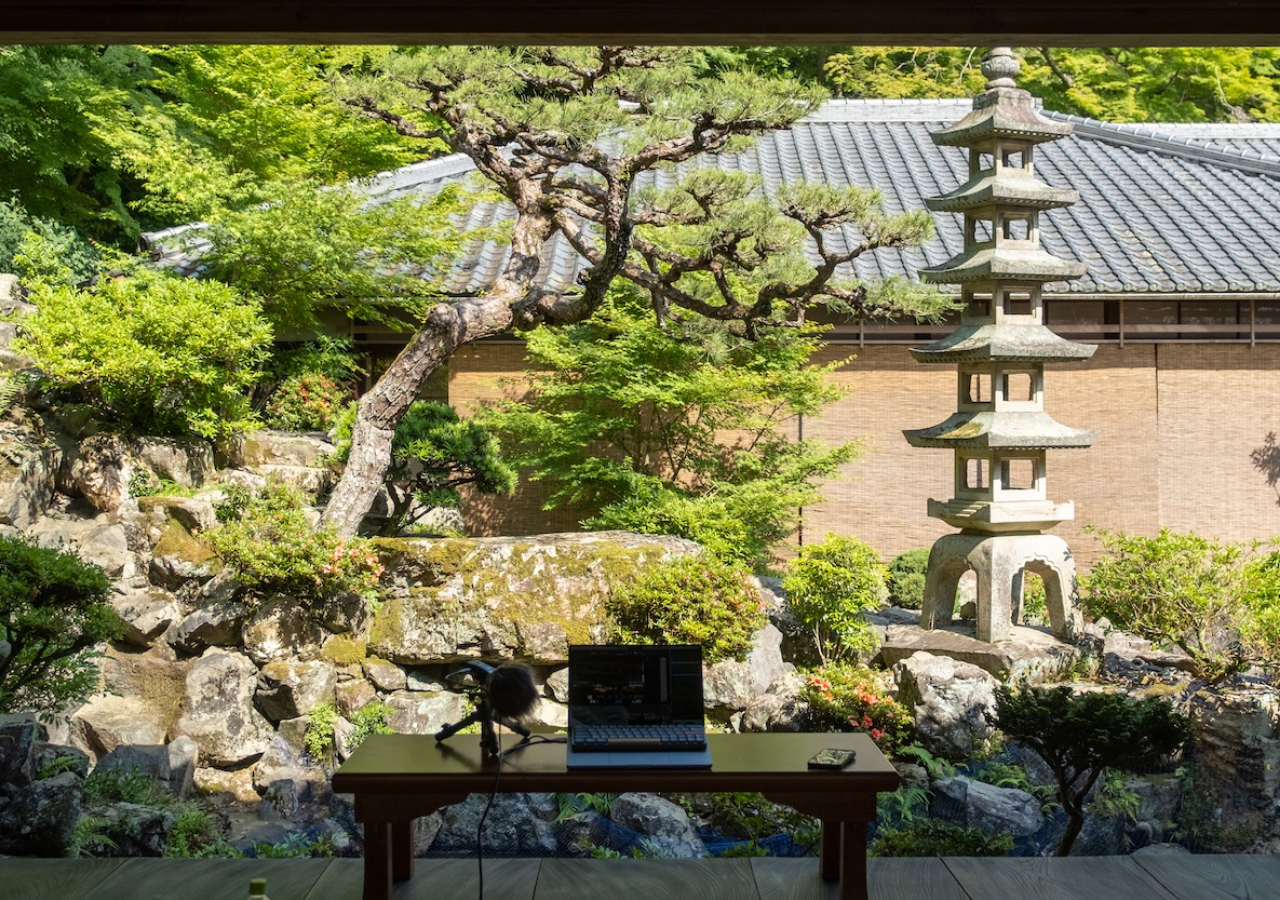
<file: index-image.html>
<html>
    <head>
        <meta charset="utf-8" />
        <title>s1ck - Links</title>
        <link rel="stylesheet"  href="./index.css" />
    </head>
    <body>
        <main>
            <header>
                <img src="./images/ash.jpg" alt="ash">
                <h1>@s1ckhum4n</h1>
            </header>
            <ul>
                <li>
                    <a href="https://0x0.st/toupdate/">
                        <img src="./images/homepage.svg" alt="Homepage" width="20" />
                        Official Website
                    </a>
                </li>
                <li>
                    <a href="https://www.youtube.com/watch?v=srjLwgtcxYo">
                        <img src="./images/youtube.svg" alt="YouTube" width=20 />
                        YouTube
                    </a>
                </li>
                <li>
                    <a href="https://twitter.com/inkdrop_app">
                        <img src="./images/twitter.svg" alt="Twitter" width=20 />
                        Twitter
                    </a>
                </li>
                <li>
                    <a href="https://github.com/hail0hydra">
                        <img src="./images/github.svg" alt="Github" width=20 />
                        Github
                    </a>
                </li>
            </ul>
        </main>
    </body>
</html>
</file>
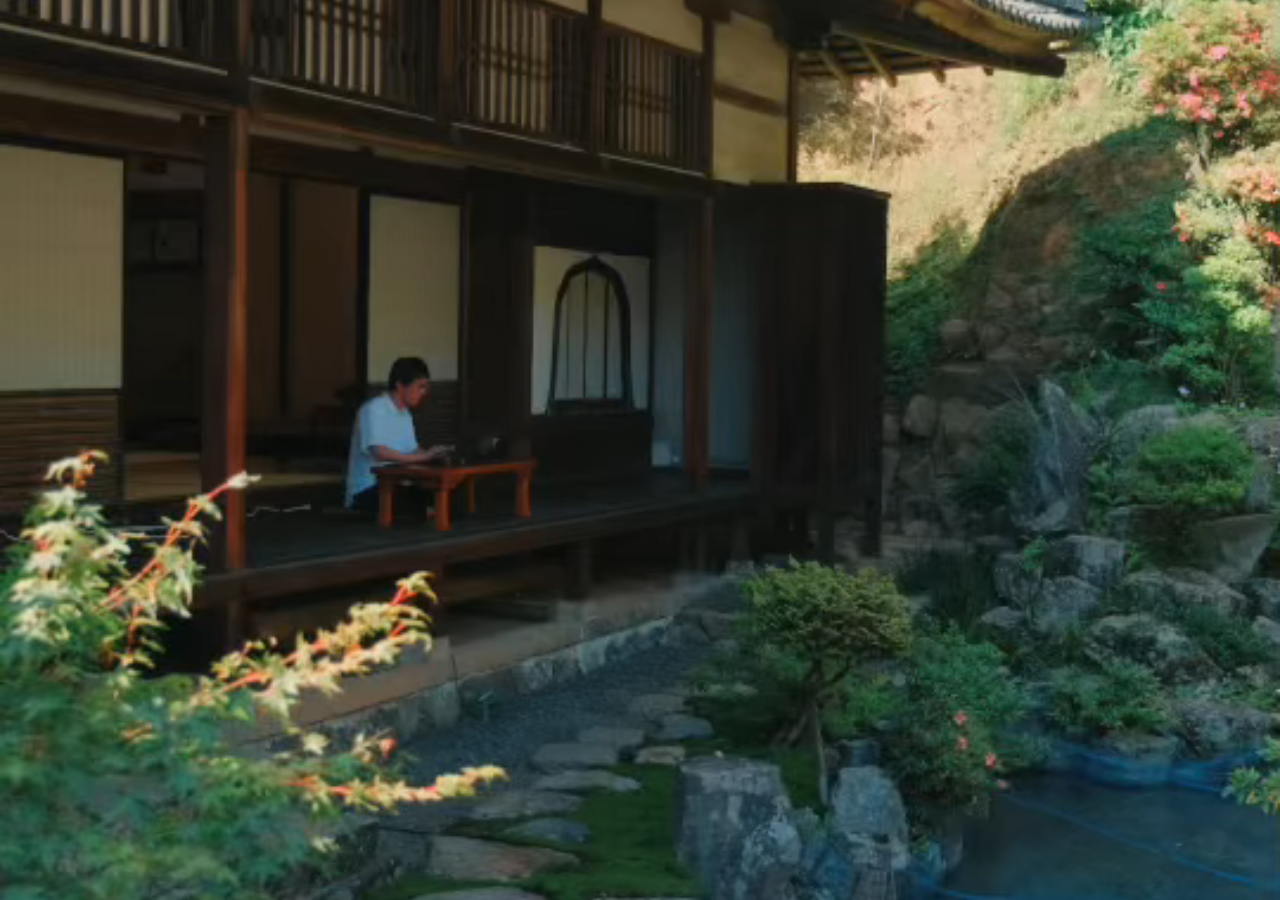
<file: index-video.html>
<html>
    <head>
        <meta charset="utf-8" />
        <title>s1ck - Links</title>
        <link rel="stylesheet"  href="./index.css" />
    </head>
    <body>
        <video autoplay muted loop playsinline>
            <source src="./images/bg.m4v" type="video/mp4; codecs=hvc1">
            <source src="./images//bg.webm" type="video/webm; codecs=vp9">
        </video>
        <main>
            <header>
                <img src="./images/ash.jpg" alt="ash">
                <h1>@s1ckhum4n</h1>
            </header>
            <ul>
                <li>
                    <a href="https://0x0.st/toupdate/">
                        <img src="./images/homepage.svg" alt="Homepage" width="20" />
                        Official Website
                    </a>
                </li>
                <li>
                    <a href="https://www.youtube.com/watch?v=srjLwgtcxYo">
                        <img src="./images/youtube.svg" alt="YouTube" width=20 />
                        YouTube
                    </a>
                </li>
                <li>
                    <a href="https://twitter.com/inkdrop_app">
                        <img src="./images/twitter.svg" alt="Twitter" width=20 />
                        Twitter
                    </a>
                </li>
                <li>
                    <a href="https://github.com/hail0hydra">
                        <img src="./images/github.svg" alt="Github" width=20 />
                        Github
                    </a>
                </li>
            </ul>
        </main>
    </body>
</html>
</file>
<file: index.css>
body, html {
    margin: 0;
    padding: 0;
    font-family: 'Open Sans', sans-serif;
    color: #fff;
}

body {
    background: url(./images/bg01.jpg) no-repeat center center fixed;
    background-size: cover;
}

#vanta {
    z-index: 0;
    position: absolute;
    left: 0;
    top: 0;
    right: 0;
    width: 100%;
    height: 100%;
}

video {
    z-index: 0;
    position: absolute;
    left: 0;
    top: 0;
    width: 100%;
    height: 100%;
    object-fit: cover;
}

main {
    position: relative;
    opacity: 0;
    filter: blur(10px);
    transition: opacity 2s ease-in-out, filter 2s ease-in-out;
}

header {
    margin-top: 1em;
    text-align: center;
    display: flex;
    flex-direction: column;
    align-items: center;
}

header > img {
    width: 6em;
    height: 6em;
    border-radius: 100%; 
    border: 1px solid #fff;
    box-shadow: rgb(28 32 93 / 24%) 0px 2px 8px 0px;
}

header > h1 {
    display: inline-block;
    font-size: 0.8em;
    font-weight: bold;
    border-radius: 1em;
    background-color: #000a;
    color: #fff;
    padding: 0.3em 0.6em;
    border: 1px solid #fff4;
    backdrop-filter: blur(10px) saturate(160%) contrast(180%); 
    -webkit-backdrop-filter: blur(10px) saturate(160%) contrast(180%); 
}

ul {
    box-sizing: border-box;
    list-style: none;
    margin: 0 auto;
    padding: 4em;
    max-width: 480px;
}

ul > li {
    background-color: #fffa;
    backdrop-filter: blur(10px) saturate(160%) contrast(180%); 
    -webkit-backdrop-filter: blur(10px) saturate(160%) contrast(180%); 
    border-radius: 10em;
    padding: 1em;
    margin: 1.4em 0;
    box-shadow: rgb(28 32 93 / 24%) 0px 2px 8px 0px;
}

ul > li > a {
    display: flex;
    flex-direction: row;
    justify-content: center;
    align-items: center;
    gap: 0.5em;
}

a {
    color: black;
    text-decoration: none;
}
</file>
